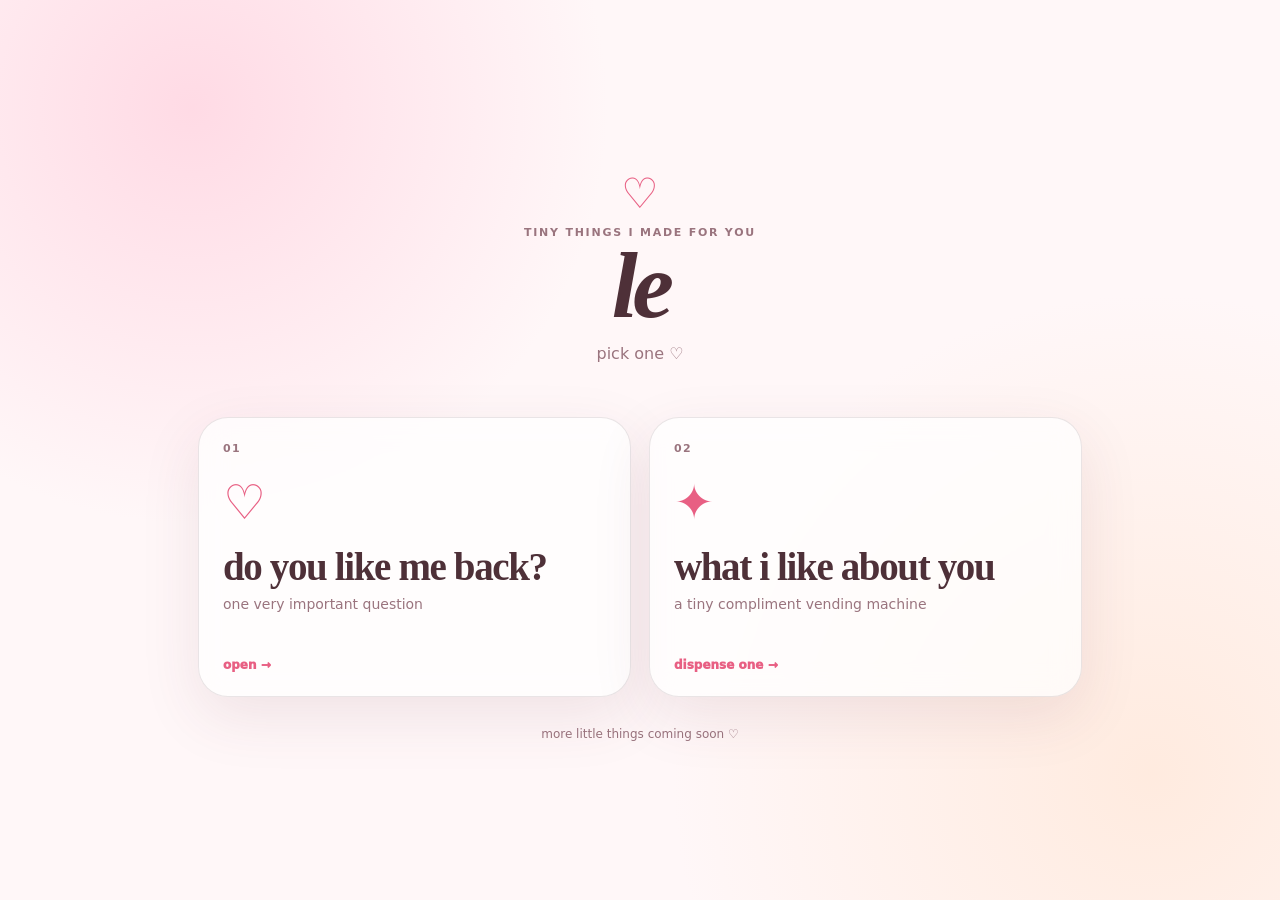
<file: index.html>
<!doctype html>
<html lang="en">
<head>
  <meta charset="utf-8" />
  <meta name="viewport" content="width=device-width, initial-scale=1, viewport-fit=cover" />
  <meta name="theme-color" content="#fff7f8" />
  <meta name="description" content="A tiny collection of things made for you." />
  <title>le ♡</title>
  <link rel="stylesheet" href="style.css" />
</head>
<body>
  <main class="home">
    <header class="intro">
      <span class="heart" aria-hidden="true">♡</span>
      <p class="eyebrow">tiny things i made for you</p>
      <h1>le</h1>
      <p class="sub">pick one ♡</p>
    </header>

    <nav class="projects" aria-label="Little sites">
      <a class="project" href="like-me/">
        <span class="number">01</span>
        <span class="icon" aria-hidden="true">♡</span>
        <strong>do you like me back?</strong>
        <span>one very important question</span>
        <span class="open">open →</span>
      </a>

      <a class="project" href="what-i-like-about-you/">
        <span class="number">02</span>
        <span class="icon" aria-hidden="true">✦</span>
        <strong>what i like about you</strong>
        <span>a tiny compliment vending machine</span>
        <span class="open">dispense one →</span>
      </a>
    </nav>

    <footer>more little things coming soon ♡</footer>
  </main>
</body>
</html>
</file>
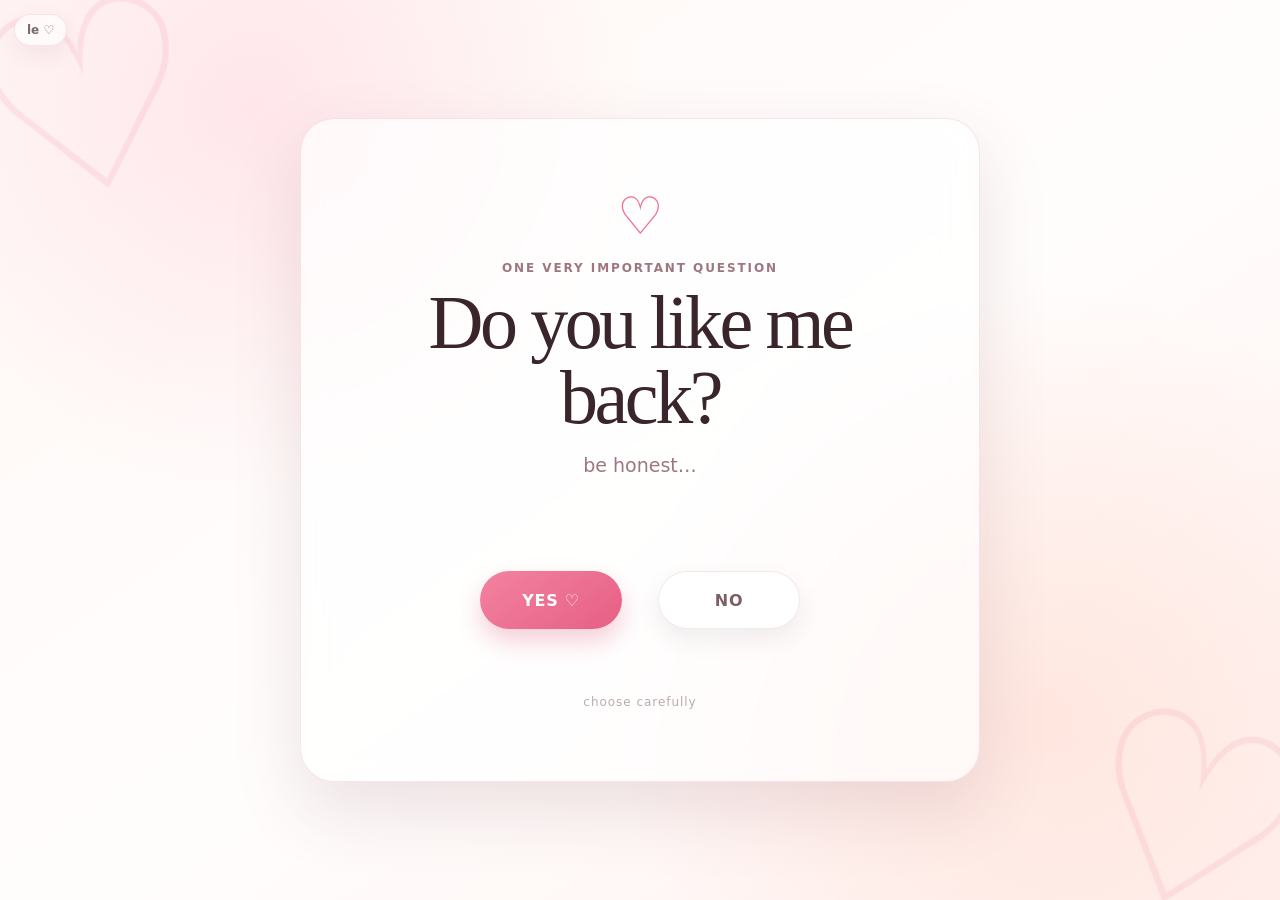
<file: do-you-like-me-back/index.html>
<!doctype html>
<html lang="en">
<head>
  <meta charset="utf-8" />
  <meta name="viewport" content="width=device-width, initial-scale=1, viewport-fit=cover" />
  <meta name="theme-color" content="#fff8f6" />
  <meta name="description" content="A tiny question with one obviously correct answer." />
  <title>Do you like me back? ♡</title>
  <link rel="stylesheet" href="style.css" />
</head>
<body>
  <a class="home-link" href="../" aria-label="Back to le home">le ♡</a>
  <main class="page" id="page">
    <section class="card" id="questionCard" aria-labelledby="questionTitle">
      <div class="tiny-heart" aria-hidden="true">♡</div>
      <p class="eyebrow">one very important question</p>
      <h1 id="questionTitle">Do you like me back?</h1>
      <p class="caption" id="caption" aria-live="polite">be honest…</p>

      <div class="playground" id="playground" aria-label="Answer choices">
        <button class="answer yes" id="yesButton" type="button">YES ♡</button>
        <button class="answer no" id="noButton" type="button">NO</button>
      </div>

      <p class="hint" id="hint">choose carefully</p>
    </section>

    <section class="ending" id="ending" aria-hidden="true">
      <div class="pulse-heart" id="pulseHeart" aria-hidden="true">♥</div>
      <div class="ending-copy">
        <h2 id="endingTitle">I KNEW IT ♡</h2>
        <p>I like you too.</p>
        <p class="a-lot">Like… a lot.</p>
        <button class="come-here" id="comeHereButton" type="button">come here 🫶</button>
      </div>
    </section>

    <div class="hearts-layer" id="heartsLayer" aria-hidden="true"></div>
  </main>

  <script src="script.js"></script>
</body>
</html>
</file>
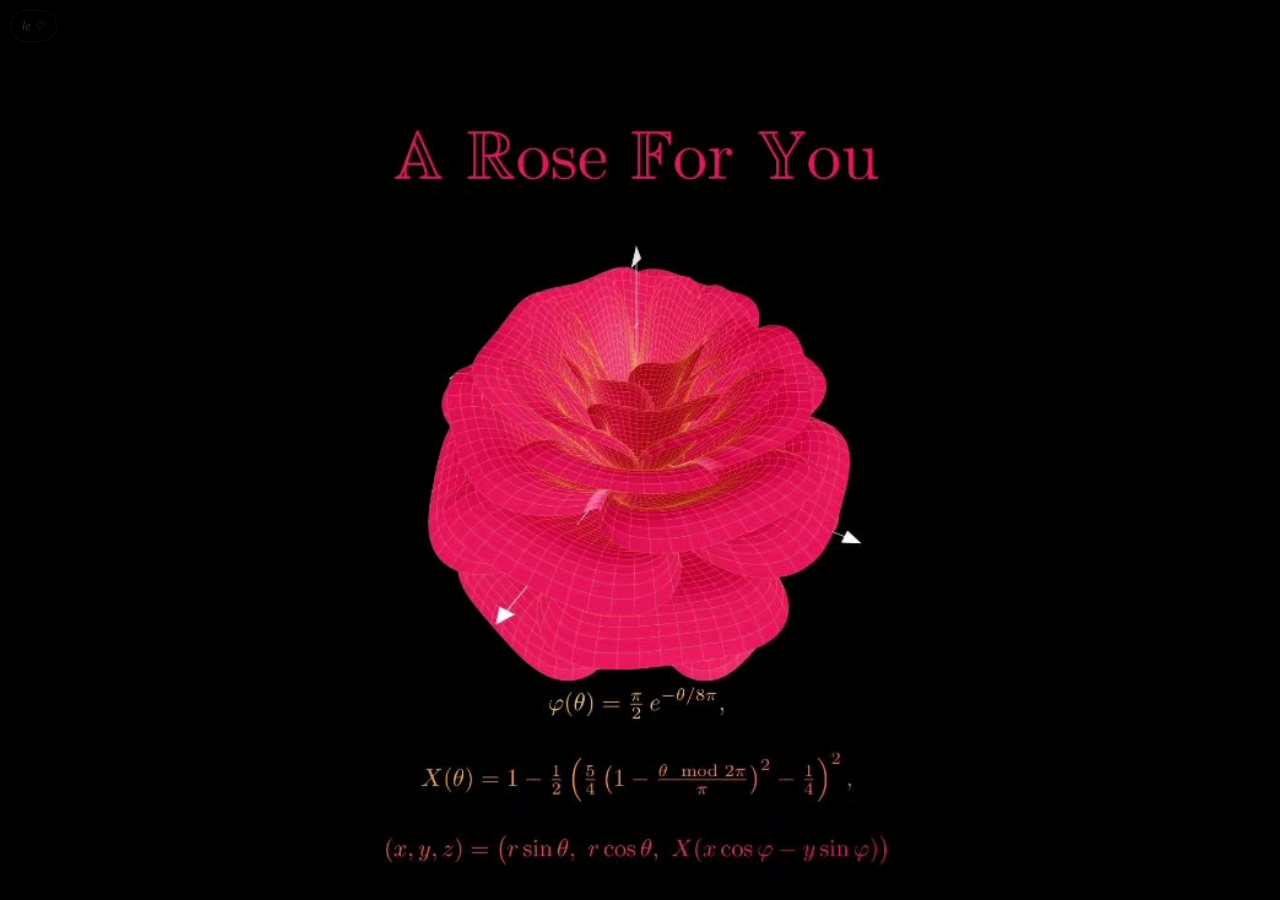
<file: rose/index.html>
<!doctype html>
<html lang="en">
<head>
  <meta charset="utf-8" />
  <meta name="viewport" content="width=device-width, initial-scale=1, viewport-fit=cover" />
  <meta name="theme-color" content="#000000" />
  <meta name="description" content="A rose for you." />
  <title>a rose for you ♡</title>
  <link rel="stylesheet" href="./style.css" />
</head>
<body>
  <a class="home-link" href="../" aria-label="Back to le home">le ♡</a>
  <main class="reel-stage">
    <img class="poster-fallback" src="./poster.jpg" alt="" aria-hidden="true" />
    <video class="rose-video" autoplay muted loop playsinline webkit-playsinline preload="auto" poster="./poster.jpg" disablepictureinpicture aria-label="A slowly rotating pink rose animation">
      <source src="./rose-vis.mp4" type="video/mp4" />
    </video>
  </main>
</body>
</html>
</file>
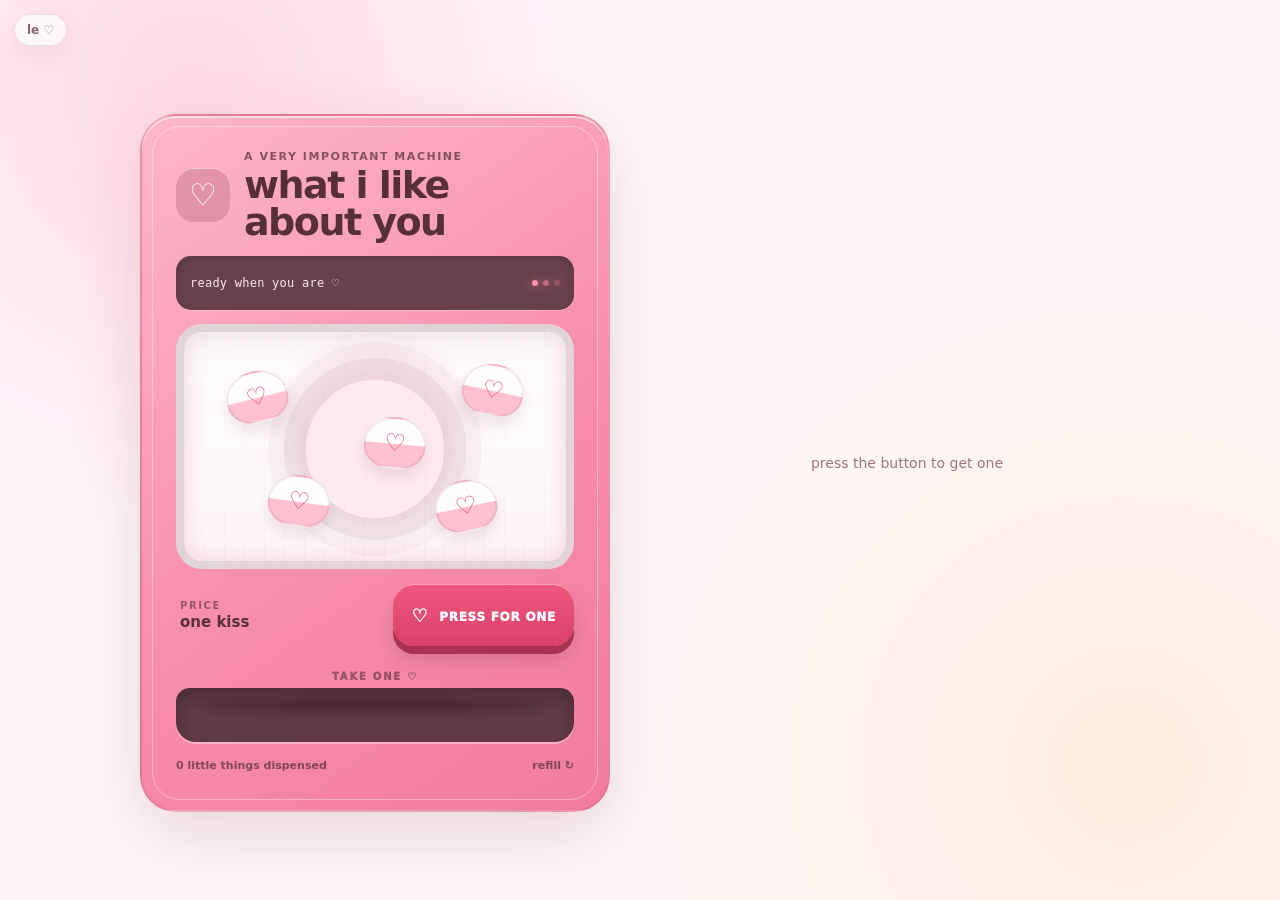
<file: what-i-like-about-you/index.html>
<!doctype html>
<html lang="en">
<head>
  <meta charset="utf-8" />
  <meta name="viewport" content="width=device-width, initial-scale=1, viewport-fit=cover" />
  <meta name="theme-color" content="#fff4f7" />
  <meta name="description" content="A tiny vending machine full of things I like about you." />
  <title>What I Like About You ♡</title>
  <link rel="stylesheet" href="style.css" />
</head>
<body>
  <a class="home-link" href="../" aria-label="Back to le home">le ♡</a>
  <main class="page-shell">
    <section class="machine" aria-labelledby="page-title">
      <header class="machine-top">
        <div class="brand-mark" aria-hidden="true">♡</div>
        <div>
          <p class="eyebrow">a very important machine</p>
          <h1 id="page-title">what i like about you</h1>
        </div>
      </header>

      <div class="display-panel" aria-live="polite">
        <div class="display-dots" aria-hidden="true"><span></span><span></span><span></span></div>
        <p id="displayText">ready when you are ♡</p>
      </div>

      <div class="window" aria-hidden="true">
        <div class="window-glow"></div>
        <div class="capsule capsule-one">♡</div>
        <div class="capsule capsule-two">♡</div>
        <div class="capsule capsule-three">♡</div>
        <div class="capsule capsule-four">♡</div>
        <div class="capsule capsule-five">♡</div>
        <div class="spiral"></div>
      </div>

      <div class="controls">
        <div class="price-tag">
          <span>PRICE</span>
          <strong>one kiss</strong>
        </div>

        <button class="vend-button" id="vendButton" type="button">
          <span class="vend-button-shine" aria-hidden="true"></span>
          <span class="vend-button-heart" aria-hidden="true">♡</span>
          <span>PRESS FOR ONE</span>
        </button>
      </div>

      <div class="slot-wrap">
        <div class="slot-label">TAKE ONE ♡</div>
        <div class="slot" id="slot">
          <div class="slot-shadow"></div>
        </div>
      </div>

      <div class="counter-row">
        <p><span id="dispensedCount">0</span> little things dispensed</p>
        <button class="tiny-button" id="resetButton" type="button" title="Start the rotation over">refill ↻</button>
      </div>
    </section>

    <section class="card-stage" id="cardStage" aria-live="polite" aria-atomic="true">
      <article class="compliment-card" id="complimentCard" hidden>
        <div class="card-sticker" id="cardSticker">♡</div>
        <p class="card-kicker" id="cardKicker">TODAY'S PULL</p>
        <p class="card-copy" id="cardCopy"></p>
      </article>
      <p class="tap-hint" id="tapHint">press the button to get one</p>
    </section>
  </main>

  <div class="heart-layer" id="heartLayer" aria-hidden="true"></div>
  <div class="fx-layer" id="fxLayer" aria-hidden="true"></div>
  <script src="compliments.js"></script>
  <script src="script.js"></script>
</body>
</html>
</file>
<file: style.css>
:root {
  --bg: #fff7f8;
  --ink: #4e3038;
  --muted: #9a747e;
  --pink: #e85f83;
  --line: rgba(78,48,56,.12);
}
* { box-sizing: border-box; }
html { min-height: 100%; background: var(--bg); }
body {
  margin: 0;
  min-height: 100svh;
  color: var(--ink);
  font-family: ui-rounded, "SF Pro Rounded", "Segoe UI", system-ui, -apple-system, sans-serif;
  background:
    radial-gradient(circle at 15% 12%, rgba(255,205,220,.68), transparent 26rem),
    radial-gradient(circle at 90% 86%, rgba(255,226,205,.58), transparent 30rem),
    var(--bg);
}
.home {
  width: min(920px, 100%);
  min-height: 100svh;
  margin: 0 auto;
  padding: max(42px, env(safe-area-inset-top)) max(18px, env(safe-area-inset-right)) max(32px, env(safe-area-inset-bottom)) max(18px, env(safe-area-inset-left));
  display: flex;
  flex-direction: column;
  justify-content: center;
}
.intro { text-align: center; margin-bottom: clamp(28px, 6vw, 54px); }
.heart { display: block; color: var(--pink); font-family: Georgia, serif; font-size: 42px; animation: bob 2.8s ease-in-out infinite; }
.eyebrow { margin: 8px 0 4px; color: var(--muted); font-size: 11px; font-weight: 900; letter-spacing: .16em; text-transform: uppercase; }
h1 { margin: 0; font-family: Georgia, serif; font-style: italic; font-size: clamp(58px, 11vw, 94px); line-height: .9; letter-spacing: -.06em; }
.sub { margin: 16px 0 0; color: var(--muted); }
.projects { display: grid; grid-template-columns: repeat(2, minmax(0, 1fr)); gap: 18px; }
.project {
  min-height: 280px;
  padding: 24px;
  display: flex;
  flex-direction: column;
  border: 1px solid var(--line);
  border-radius: 30px;
  background: rgba(255,255,255,.72);
  box-shadow: 0 20px 60px rgba(112,46,66,.1);
  color: inherit;
  text-decoration: none;
  backdrop-filter: blur(14px);
  transition: transform .22s ease, box-shadow .22s ease, border-color .22s ease;
}
.project:hover { transform: translateY(-5px) rotate(-.3deg); box-shadow: 0 28px 72px rgba(112,46,66,.14); border-color: rgba(232,95,131,.28); }
.project:nth-child(2):hover { transform: translateY(-5px) rotate(.3deg); }
.number { color: var(--muted); font-size: 11px; font-weight: 900; letter-spacing: .12em; }
.icon { margin: 24px 0 20px; color: var(--pink); font-family: Georgia, serif; font-size: 48px; line-height: 1; }
.project strong { font-family: Georgia, serif; font-size: clamp(28px, 4vw, 39px); line-height: 1; letter-spacing: -.035em; }
.project strong + span { margin-top: 10px; color: var(--muted); font-size: 14px; }
.open { margin-top: auto; padding-top: 28px; color: var(--pink); font-size: 12px; font-weight: 950; }
footer { margin-top: 30px; text-align: center; color: var(--muted); font-size: 12px; }
@keyframes bob { 0%,100% { transform: translateY(0); } 50% { transform: translateY(-5px); } }
@media (max-width: 650px) {
  .home { justify-content: flex-start; padding-top: max(42px, env(safe-area-inset-top)); }
  .projects { grid-template-columns: 1fr; }
  .project { min-height: 230px; }
}
@media (prefers-reduced-motion: reduce) { *, *::before, *::after { animation-duration: .01ms !important; transition-duration: .01ms !important; } }
</file>
<file: do-you-like-me-back/style.css>
:root {
  --paper: #fff8f6;
  --paper-2: #fff1f0;
  --ink: #3a252a;
  --muted: #9d777f;
  --pink: #ef6f91;
  --pink-deep: #d94d73;
  --pink-soft: #ffd8e2;
  --shadow: 0 28px 70px rgba(120, 65, 80, .14);
  --radius: 34px;
}

* { box-sizing: border-box; }

html, body { min-height: 100%; }

body {
  margin: 0;
  overflow: hidden;
  color: var(--ink);
  font-family: ui-rounded, "SF Pro Rounded", "Segoe UI", system-ui, -apple-system, sans-serif;
  background:
    radial-gradient(circle at 20% 12%, rgba(255, 218, 227, .62), transparent 30%),
    radial-gradient(circle at 82% 80%, rgba(255, 224, 214, .7), transparent 34%),
    linear-gradient(145deg, var(--paper), #fffdfc 54%, var(--paper-2));
  -webkit-tap-highlight-color: transparent;
}

button { font: inherit; }

.page {
  position: relative;
  min-height: 100svh;
  width: 100%;
  display: grid;
  place-items: center;
  padding: max(24px, env(safe-area-inset-top)) max(18px, env(safe-area-inset-right)) max(24px, env(safe-area-inset-bottom)) max(18px, env(safe-area-inset-left));
  isolation: isolate;
}

.page::before,
.page::after {
  content: "♡";
  position: fixed;
  z-index: -1;
  color: rgba(228, 106, 139, .12);
  font-size: clamp(110px, 20vw, 280px);
  line-height: 1;
  pointer-events: none;
}

.page::before { top: -3vh; left: -2vw; transform: rotate(-13deg); }
.page::after { right: -2vw; bottom: -5vh; transform: rotate(18deg); }

.card {
  width: min(680px, 100%);
  min-height: min(620px, calc(100svh - 48px));
  display: flex;
  flex-direction: column;
  align-items: center;
  justify-content: center;
  padding: clamp(34px, 7vw, 72px) clamp(22px, 6vw, 60px);
  text-align: center;
  background: rgba(255, 255, 255, .69);
  border: 1px solid rgba(226, 151, 170, .26);
  border-radius: var(--radius);
  box-shadow: var(--shadow);
  backdrop-filter: blur(16px);
  transition: opacity .55s ease, transform .55s ease, filter .55s ease;
}

.card.goodbye {
  opacity: 0;
  transform: scale(.95);
  filter: blur(12px);
  pointer-events: none;
}

.tiny-heart {
  font-family: Georgia, serif;
  font-size: 52px;
  color: var(--pink);
  line-height: 1;
  animation: floatHeart 2.8s ease-in-out infinite;
}

.eyebrow {
  margin: 18px 0 10px;
  color: var(--muted);
  font-size: 12px;
  letter-spacing: .16em;
  text-transform: uppercase;
  font-weight: 800;
}

h1 {
  margin: 0;
  max-width: 600px;
  font-family: Georgia, "Times New Roman", serif;
  font-weight: 500;
  font-size: clamp(42px, 8vw, 76px);
  line-height: .98;
  letter-spacing: -.045em;
}

.caption {
  min-height: 1.5em;
  margin: 20px 0 0;
  color: var(--muted);
  font-size: clamp(16px, 2.5vw, 19px);
  transition: transform .2s ease, color .2s ease;
}

.caption.bump {
  transform: scale(1.06) rotate(-1deg);
  color: var(--pink-deep);
}

.playground {
  position: relative;
  width: min(100%, 520px);
  height: 180px;
  margin-top: 30px;
  touch-action: none;
}

.answer {
  position: absolute;
  top: 58px;
  min-width: 142px;
  height: 58px;
  padding: 0 28px;
  border: 0;
  border-radius: 999px;
  font-weight: 900;
  letter-spacing: .045em;
  cursor: pointer;
  user-select: none;
  will-change: transform, left, top;
  transition: box-shadow .18s ease, background .18s ease, color .18s ease;
}

.yes {
  left: calc(50% - 160px);
  color: white;
  background: linear-gradient(145deg, #f382a0, #e65f84);
  box-shadow: 0 12px 25px rgba(218, 77, 115, .27);
  z-index: 3;
}

.yes:hover,
.yes:focus-visible {
  box-shadow: 0 15px 34px rgba(218, 77, 115, .38);
}

.no {
  left: calc(50% + 18px);
  color: #7d5f66;
  background: #fff;
  box-shadow: 0 10px 24px rgba(70, 40, 48, .08);
  border: 1px solid rgba(125, 95, 102, .12);
  z-index: 2;
}

.answer:focus-visible,
.come-here:focus-visible {
  outline: 4px solid rgba(239, 111, 145, .24);
  outline-offset: 4px;
}

.hint {
  margin: 2px 0 0;
  color: rgba(99, 70, 77, .45);
  font-size: 12px;
  letter-spacing: .08em;
}

.ending {
  position: absolute;
  inset: 0;
  display: grid;
  place-items: center;
  padding: 24px;
  opacity: 0;
  pointer-events: none;
  text-align: center;
  transform: scale(.98);
  transition: opacity .7s ease .15s, transform .7s cubic-bezier(.2,.8,.2,1) .15s;
}

.ending.show {
  opacity: 1;
  transform: scale(1);
  pointer-events: auto;
}

.ending-copy { position: relative; z-index: 3; }

.pulse-heart {
  position: absolute;
  color: rgba(239, 111, 145, .12);
  font-size: clamp(260px, 48vw, 600px);
  line-height: 1;
  opacity: 0;
  transform: scale(.15);
}

.ending.show .pulse-heart {
  animation: heartArrival 1.45s cubic-bezier(.16,.8,.25,1) .05s forwards,
             slowPulse 1.9s ease-in-out 1.5s infinite;
}

.ending h2 {
  margin: 0;
  font-family: Georgia, "Times New Roman", serif;
  font-size: clamp(54px, 11vw, 112px);
  line-height: .92;
  letter-spacing: -.055em;
  font-weight: 500;
}

.ending p {
  margin: 20px 0 0;
  font-size: clamp(21px, 4vw, 30px);
}

.ending .a-lot {
  margin-top: 4px;
  color: var(--pink-deep);
  font-family: Georgia, serif;
  font-style: italic;
}

.come-here {
  margin-top: 36px;
  border: 0;
  border-radius: 999px;
  padding: 15px 24px;
  background: rgba(255,255,255,.8);
  color: var(--ink);
  box-shadow: 0 10px 30px rgba(126, 74, 88, .13);
  cursor: pointer;
  font-weight: 800;
}

.hearts-layer {
  position: fixed;
  inset: 0;
  overflow: hidden;
  pointer-events: none;
  z-index: 10;
}

.particle-heart {
  position: absolute;
  left: 50%;
  top: 50%;
  line-height: 1;
  opacity: 0;
  will-change: transform, opacity;
  animation: burst var(--duration) cubic-bezier(.12,.72,.25,1) forwards;
}

@keyframes floatHeart {
  0%,100% { transform: translateY(0) rotate(-3deg); }
  50% { transform: translateY(-7px) rotate(3deg); }
}

@keyframes heartArrival {
  0% { opacity: 0; transform: scale(.15); }
  38% { opacity: .95; transform: scale(1.08); }
  60% { opacity: .7; transform: scale(.94); }
  100% { opacity: 1; transform: scale(1); }
}

@keyframes slowPulse {
  0%,100% { transform: scale(1); }
  50% { transform: scale(1.035); }
}

@keyframes burst {
  0% {
    opacity: 0;
    transform: translate(-50%, -50%) scale(.4) rotate(0deg);
  }
  10% { opacity: 1; }
  100% {
    opacity: 0;
    transform: translate(calc(-50% + var(--x)), calc(-50% + var(--y))) scale(var(--scale)) rotate(var(--rot));
  }
}

@media (max-width: 640px) {
  .page { padding: 12px; }

  .card {
    min-height: calc(100svh - 24px);
    border-radius: 28px;
    padding: 34px 18px 26px;
  }

  .eyebrow { margin-top: 12px; }

  .playground {
    width: 100%;
    height: min(34vh, 240px);
    min-height: 190px;
    margin-top: 20px;
  }

  .answer {
    min-width: 126px;
    height: 56px;
    padding-inline: 22px;
  }

  .yes {
    top: 40px;
    left: calc(50% - 132px);
  }

  .no {
    top: 118px;
    left: calc(50% + 6px);
  }

  .hint { margin-top: 0; }
}

@media (max-width: 360px) {
  h1 { font-size: 39px; }
  .answer { min-width: 116px; padding-inline: 18px; }
  .yes { left: calc(50% - 120px); }
  .no { left: calc(50% + 4px); }
}

@media (prefers-reduced-motion: reduce) {
  *, *::before, *::after {
    animation-duration: .001ms !important;
    animation-iteration-count: 1 !important;
    scroll-behavior: auto !important;
  }
}


.home-link {
  position: fixed;
  top: max(14px, env(safe-area-inset-top));
  left: max(14px, env(safe-area-inset-left));
  z-index: 30;
  padding: 8px 12px;
  border: 1px solid rgba(226,151,170,.24);
  border-radius: 999px;
  color: rgba(58,37,42,.68);
  background: rgba(255,255,255,.72);
  box-shadow: 0 8px 22px rgba(120,65,80,.08);
  backdrop-filter: blur(10px);
  text-decoration: none;
  font-size: 12px;
  font-weight: 900;
}
.home-link:hover { color: var(--ink); transform: translateY(-1px); }
</file>
<file: rose/style.css>
* { box-sizing: border-box; }
html, body { margin: 0; width: 100%; min-height: 100%; background: #000; }
body { min-height: 100svh; overflow: hidden; display: grid; place-items: center; background: #000; }
.reel-stage { position: relative; width: min(100vw, calc(100svh * 216 / 367)); height: min(100svh, calc(100vw * 367 / 216)); max-width: 590px; max-height: 100svh; overflow: hidden; background: #000; }
.poster-fallback, .rose-video { position: absolute; inset: 0; width: 100%; height: 100%; object-fit: contain; }
.poster-fallback { z-index: 0; display: block; background: #000; }
.rose-video { z-index: 1; display: block; background: transparent; }
.home-link { position: fixed; z-index: 20; top: max(10px, env(safe-area-inset-top)); left: max(10px, env(safe-area-inset-left)); height: 32px; padding: 0 11px; display: grid; place-items: center; border: 1px solid rgba(255,255,255,.10); border-radius: 999px; background: rgba(0,0,0,.42); color: rgba(255,255,255,.46); text-decoration: none; font-family: Georgia, "Times New Roman", serif; font-size: 12px; font-style: italic; backdrop-filter: blur(10px); opacity: .42; }
.home-link:hover, .home-link:focus-visible { opacity: 1; color: #fff; border-color: rgba(255,25,112,.55); }
@media (max-width: 520px) { .reel-stage { width: 100vw; height: 100svh; max-width: none; } }
</file>
<file: what-i-like-about-you/style.css>
:root {
  --bg: #fff7f8;
  --ink: #562f39;
  --muted: #9e7580;
  --pink: #f26f91;
  --pink-dark: #d94d73;
  --pink-soft: #ffd7e2;
  --cream: #fffdf7;
  --red: #e24e6c;
  --line: rgba(86, 47, 57, 0.14);
  --shadow: 0 24px 70px rgba(112, 46, 66, 0.16);
}

* { box-sizing: border-box; }

html { min-height: 100%; background: var(--bg); }

body {
  margin: 0;
  min-height: 100svh;
  font-family: ui-rounded, "SF Pro Rounded", "Segoe UI", system-ui, -apple-system, sans-serif;
  color: var(--ink);
  background:
    radial-gradient(circle at 15% 10%, rgba(255, 206, 221, .72), transparent 28rem),
    radial-gradient(circle at 88% 85%, rgba(255, 227, 197, .52), transparent 30rem),
    var(--bg);
  overflow-x: hidden;
}

button { font: inherit; }

.page-shell {
  width: min(1080px, 100%);
  min-height: 100svh;
  margin: 0 auto;
  padding: clamp(22px, 5vw, 58px) clamp(16px, 4vw, 40px) calc(32px + env(safe-area-inset-bottom));
  display: grid;
  grid-template-columns: minmax(300px, 470px) minmax(260px, 1fr);
  gap: clamp(28px, 5vw, 72px);
  align-items: center;
}

.machine {
  position: relative;
  border: 2px solid rgba(86, 47, 57, .1);
  border-radius: 36px;
  background: linear-gradient(145deg, #ffb7ca, #f88dac 55%, #f17b9e);
  padding: clamp(20px, 4vw, 34px);
  box-shadow: var(--shadow), inset 0 2px 0 rgba(255,255,255,.55);
  overflow: hidden;
}

.machine::after {
  content: "";
  position: absolute;
  inset: 10px;
  pointer-events: none;
  border: 1px solid rgba(255,255,255,.38);
  border-radius: 28px;
}

.machine-top {
  position: relative;
  z-index: 1;
  display: flex;
  align-items: center;
  gap: 14px;
  margin-bottom: 16px;
}

.brand-mark {
  width: 54px;
  aspect-ratio: 1;
  flex: 0 0 auto;
  border-radius: 18px;
  display: grid;
  place-items: center;
  color: #fff;
  font-size: 31px;
  background: rgba(116, 38, 63, .2);
  box-shadow: inset 0 1px 0 rgba(255,255,255,.5);
}

.eyebrow {
  margin: 0 0 4px;
  color: rgba(86, 47, 57, .72);
  font-size: 11px;
  font-weight: 900;
  letter-spacing: .14em;
  text-transform: uppercase;
}

h1 {
  margin: 0;
  max-width: 300px;
  font-size: clamp(25px, 4vw, 38px);
  line-height: .97;
  letter-spacing: -.04em;
}

.display-panel {
  position: relative;
  z-index: 1;
  display: flex;
  align-items: center;
  justify-content: space-between;
  gap: 12px;
  min-height: 54px;
  padding: 10px 14px;
  margin-bottom: 14px;
  border-radius: 15px;
  color: #ffe9ef;
  background: #69414c;
  box-shadow: inset 0 3px 10px rgba(0,0,0,.17), 0 1px 0 rgba(255,255,255,.3);
}

.display-panel p {
  margin: 0;
  font-family: ui-monospace, SFMono-Regular, Menlo, Consolas, monospace;
  font-size: 12px;
  letter-spacing: .02em;
}

.display-dots { display: flex; gap: 5px; order: 2; }
.display-dots span { width: 6px; height: 6px; border-radius: 50%; background: #ff8dac; box-shadow: 0 0 8px rgba(255,141,172,.65); }
.display-dots span:nth-child(2) { opacity: .55; }
.display-dots span:nth-child(3) { opacity: .28; }

.window {
  position: relative;
  z-index: 1;
  height: 245px;
  overflow: hidden;
  border: 8px solid rgba(91, 46, 60, .18);
  border-radius: 26px;
  background:
    linear-gradient(rgba(255,255,255,.62), rgba(255,255,255,.3)),
    repeating-linear-gradient(90deg, rgba(120,52,75,.04) 0 1px, transparent 1px 20px),
    #fff3f6;
  box-shadow: inset 0 10px 28px rgba(92, 36, 55, .08), inset 0 -8px 20px rgba(239, 104, 143, .12);
}

.window-glow {
  position: absolute;
  width: 180px;
  height: 180px;
  border-radius: 50%;
  left: 50%; top: 45%;
  translate: -50% -50%;
  background: rgba(255, 192, 210, .25);
  filter: blur(12px);
}

.spiral {
  position: absolute;
  left: 50%; top: 51%;
  width: 150px; height: 150px;
  translate: -50% -50%;
  border: 6px solid rgba(106, 56, 71, .12);
  border-radius: 50%;
  box-shadow: 0 0 0 16px rgba(106, 56, 71, .07), 0 0 0 32px rgba(106, 56, 71, .04);
}

.capsule {
  position: absolute;
  z-index: 2;
  width: 62px; height: 52px;
  display: grid;
  place-items: center;
  border: 2px solid rgba(105, 56, 71, .1);
  border-radius: 50% 50% 44% 44%;
  font-size: 24px;
  color: var(--red);
  background: linear-gradient(#fffdfd 0 52%, #ffc0d1 52%);
  box-shadow: 0 9px 13px rgba(95, 42, 59, .1);
}

.capsule-one { left: 11%; top: 17%; rotate: -14deg; }
.capsule-two { right: 11%; top: 14%; rotate: 12deg; }
.capsule-three { left: 22%; bottom: 15%; rotate: 8deg; }
.capsule-four { right: 18%; bottom: 13%; rotate: -12deg; }
.capsule-five { left: 47%; top: 37%; rotate: 5deg; }

.window.vending .capsule { animation: jiggle .52s cubic-bezier(.2,.8,.2,1); }
.window.vending .capsule-two, .window.vending .capsule-four { animation-delay: .04s; }

.controls {
  position: relative;
  z-index: 1;
  margin-top: 15px;
  display: grid;
  grid-template-columns: 1fr auto;
  align-items: center;
  gap: 15px;
}

.price-tag {
  display: flex;
  flex-direction: column;
  gap: 2px;
  padding-left: 4px;
}
.price-tag span { font-size: 10px; font-weight: 900; letter-spacing: .16em; opacity: .6; }
.price-tag strong { font-size: 15px; }

.vend-button {
  position: relative;
  overflow: hidden;
  min-width: 174px;
  min-height: 62px;
  padding: 0 18px;
  border: 0;
  border-radius: 21px;
  color: white;
  background: linear-gradient(180deg, #ef587e, #d94069);
  box-shadow: 0 8px 0 #a83252, 0 14px 22px rgba(89, 34, 51, .18), inset 0 1px 0 rgba(255,255,255,.45);
  cursor: pointer;
  font-size: 12px;
  font-weight: 950;
  letter-spacing: .06em;
  transition: transform .16s ease, box-shadow .16s ease;
  touch-action: manipulation;
}
.vend-button-heart { margin-right: 6px; font-size: 18px; vertical-align: -1px; }
.vend-button-shine { position:absolute; inset:0; background: linear-gradient(110deg, transparent 20%, rgba(255,255,255,.3) 45%, transparent 67%); translate: -120% 0; }
.vend-button:hover { transform: translateY(-2px); box-shadow: 0 10px 0 #a83252, 0 17px 25px rgba(89,34,51,.2), inset 0 1px 0 rgba(255,255,255,.45); }
.vend-button:active, .vend-button.is-pressed { transform: translateY(6px); box-shadow: 0 2px 0 #a83252, 0 8px 12px rgba(89,34,51,.17); }
.vend-button.dispensing .vend-button-shine { animation: shine .75s ease; }
.vend-button:focus-visible, .tiny-button:focus-visible { outline: 3px solid #fff; outline-offset: 3px; }

.slot-wrap { position: relative; z-index: 1; margin-top: 25px; }
.slot-label { margin-bottom: 6px; text-align: center; font-size: 10px; font-weight: 950; letter-spacing: .18em; opacity: .6; }
.slot {
  height: 54px;
  border-radius: 14px 14px 20px 20px;
  background: #623b46;
  box-shadow: inset 0 9px 18px rgba(0,0,0,.25), 0 2px 0 rgba(255,255,255,.35);
  overflow: hidden;
}
.slot-shadow { height: 14px; margin: 12px 28px 0; border-radius: 50%; background: rgba(0,0,0,.22); filter: blur(5px); }

.counter-row {
  position: relative;
  z-index: 1;
  margin-top: 13px;
  display: flex;
  align-items: center;
  justify-content: space-between;
  gap: 12px;
  color: rgba(86,47,57,.72);
  font-size: 11px;
  font-weight: 800;
}
.counter-row p { margin: 0; }
.tiny-button { border: 0; padding: 4px 0; color: rgba(86,47,57,.72); background: none; cursor: pointer; font-size: 11px; font-weight: 900; }
.tiny-button:hover { color: var(--ink); }

.card-stage {
  min-height: 430px;
  display: grid;
  place-items: center;
  position: relative;
}

.tap-hint { color: var(--muted); font-size: 14px; text-align: center; }

.compliment-card {
  width: min(390px, 100%);
  min-height: 290px;
  padding: 31px 30px 24px;
  border: 1px solid var(--line);
  border-radius: 26px;
  background:
    linear-gradient(transparent 95%, rgba(226,78,108,.055) 95%) 0 0 / 100% 29px,
    var(--cream);
  box-shadow: 0 24px 70px rgba(112,46,66,.13), 0 2px 0 #fff inset;
  position: relative;
  transform-origin: center;
}

.compliment-card::before {
  content: "";
  position: absolute;
  inset: 9px;
  border: 1px dashed rgba(226,78,108,.17);
  border-radius: 20px;
  pointer-events: none;
}

.compliment-card.dispense-in { animation: dispenseCard .78s cubic-bezier(.2,.95,.25,1.08) both; }
.compliment-card.swap { animation: cardSwap .46s ease both; }
.compliment-card.rare { background: radial-gradient(circle at 80% 10%, rgba(255,214,128,.32), transparent 10rem), linear-gradient(transparent 95%, rgba(226,78,108,.055) 95%) 0 0 / 100% 29px, #fffaf0; }

.card-sticker {
  position: absolute;
  right: 24px; top: 23px;
  width: 46px; height: 46px;
  display: grid; place-items: center;
  border-radius: 50%;
  rotate: 8deg;
  color: #fff;
  background: var(--pink);
  box-shadow: 0 5px 13px rgba(115,51,69,.17);
  font-size: 24px;
}
.rare .card-sticker { background: #e3a73a; }

.card-kicker { margin: 3px 70px 37px 0; color: var(--pink-dark); font-size: 11px; font-weight: 950; letter-spacing: .16em; }
.card-copy { margin: 0; font-family: Georgia, "Times New Roman", serif; font-size: clamp(28px, 4vw, 40px); line-height: 1.12; letter-spacing: -.035em; }

.heart-layer { position: fixed; inset: 0; pointer-events: none; overflow: hidden; z-index: 20; }
.float-heart { position: absolute; left: var(--x); top: var(--y); font-size: var(--size); color: var(--pink); opacity: 0; animation: floatHeart var(--duration) ease-out forwards; }

@keyframes jiggle {
  0%,100% { translate: 0 0; }
  24% { translate: 0 -8px; rotate: -7deg; }
  48% { translate: 4px 2px; rotate: 6deg; }
  70% { translate: -3px -2px; }
}
@keyframes shine { from { translate: -120% 0; } to { translate: 130% 0; } }
@keyframes dispenseCard {
  0% { opacity: 0; transform: translate(-42vw,-17vh) rotate(-12deg) scale(.62); filter: blur(2px); }
  62% { opacity: 1; transform: translate(0,8px) rotate(1.5deg) scale(1.02); filter: blur(0); }
  100% { opacity: 1; transform: translate(0,0) rotate(-.4deg) scale(1); }
}
@keyframes cardSwap {
  0% { opacity: .25; transform: translateY(-7px) rotate(-1.4deg) scale(.97); }
  100% { opacity: 1; transform: translateY(0) rotate(.3deg) scale(1); }
}
@keyframes floatHeart {
  0% { opacity: 0; transform: translate(-50%,-20%) scale(.65) rotate(0); }
  18% { opacity: .9; }
  100% { opacity: 0; transform: translate(calc(-50% + var(--drift)), -180px) scale(1.2) rotate(var(--spin)); }
}

@media (max-width: 790px) {
  .page-shell { grid-template-columns: 1fr; align-items: start; gap: 28px; }
  .machine { width: min(500px, 100%); margin: 0 auto; }
  .card-stage { min-height: 320px; padding: 0 3px; }
  .compliment-card { min-height: 265px; }
  .compliment-card.dispense-in { animation-name: dispenseCardMobile; }
  @keyframes dispenseCardMobile {
    0% { opacity: 0; transform: translateY(-120px) rotate(-7deg) scale(.78); }
    68% { opacity: 1; transform: translateY(8px) rotate(1.5deg) scale(1.02); }
    100% { opacity: 1; transform: translateY(0) rotate(-.4deg) scale(1); }
  }
}

@media (max-width: 430px) {
  .page-shell { padding-left: 12px; padding-right: 12px; }
  .machine { border-radius: 29px; padding: 18px 16px 21px; }
  .window { height: 218px; }
  .controls { grid-template-columns: 1fr; }
  .price-tag { align-items: center; padding: 0; }
  .vend-button { width: 100%; }
  .card-stage { min-height: 300px; }
  .compliment-card { padding: 28px 23px 22px; border-radius: 23px; }
  .card-kicker { margin-bottom: 31px; }
}

@media (prefers-reduced-motion: reduce) {
  *, *::before, *::after { animation-duration: .01ms !important; animation-iteration-count: 1 !important; scroll-behavior: auto !important; transition-duration: .01ms !important; }
}


.home-link {
  position: fixed;
  top: max(14px, env(safe-area-inset-top));
  left: max(14px, env(safe-area-inset-left));
  z-index: 30;
  padding: 8px 12px;
  border: 1px solid rgba(86,47,57,.12);
  border-radius: 999px;
  color: rgba(86,47,57,.72);
  background: rgba(255,255,255,.72);
  box-shadow: 0 8px 22px rgba(112,46,66,.08);
  backdrop-filter: blur(10px);
  text-decoration: none;
  font-size: 12px;
  font-weight: 900;
}
.home-link:hover { color: var(--ink); transform: translateY(-1px); }


/* Dispense capsule + legendary effects */
.fx-layer {
  position: fixed;
  inset: 0;
  z-index: 50;
  pointer-events: none;
  overflow: hidden;
}

.delivery-capsule {
  position: fixed;
  left: 0;
  top: 0;
  width: 58px;
  height: 58px;
  z-index: 52;
  transform: translate(-50%, -50%);
  filter: drop-shadow(0 10px 12px rgba(91, 44, 59, .2));
}

.delivery-capsule .capsule-half {
  position: absolute;
  left: 0;
  width: 58px;
  height: 30px;
  overflow: hidden;
  border: 2px solid rgba(105, 56, 71, .12);
  background: #fffdfd;
}

.delivery-capsule .capsule-top {
  top: 0;
  border-radius: 30px 30px 8px 8px;
  background: linear-gradient(180deg, #fffdfd, #fff3f6);
}

.delivery-capsule .capsule-bottom {
  bottom: 0;
  border-radius: 8px 8px 30px 30px;
  background: linear-gradient(180deg, #ffccda, #f799b5);
}

.delivery-capsule .capsule-heart {
  position: absolute;
  inset: 0;
  display: grid;
  place-items: center;
  z-index: 2;
  color: var(--red);
  font-size: 25px;
  font-weight: 800;
}

.delivery-capsule.is-rare .capsule-top {
  background: linear-gradient(180deg, #fffef5, #fff1ba);
}

.delivery-capsule.is-rare .capsule-bottom {
  background: linear-gradient(180deg, #ffd96b, #e8a92f);
}

.delivery-capsule.is-rare .capsule-heart {
  color: #9c6a09;
  text-shadow: 0 0 9px rgba(255, 217, 107, .8);
}

.delivery-capsule.opening .capsule-top {
  animation: capsuleTopOpen .34s cubic-bezier(.2,.8,.2,1) forwards;
}

.delivery-capsule.opening .capsule-bottom {
  animation: capsuleBottomOpen .34s cubic-bezier(.2,.8,.2,1) forwards;
}

.delivery-capsule.opening .capsule-heart {
  animation: capsuleHeartPop .3s ease forwards;
}

.compliment-card.unwrap-in {
  animation: unwrapCard .6s cubic-bezier(.18,.9,.24,1.08) both;
}

.compliment-card.rare {
  overflow: hidden;
}

.compliment-card.rare::after {
  content: "";
  position: absolute;
  inset: -40% -65%;
  pointer-events: none;
  background: linear-gradient(110deg, transparent 35%, rgba(255,255,255,.1) 42%, rgba(255,236,154,.75) 50%, rgba(255,255,255,.15) 57%, transparent 64%);
  transform: translateX(-65%) rotate(8deg);
  animation: legendaryCardShine 1.05s .18s ease-out both;
}

.legendary-flash {
  position: fixed;
  inset: 0;
  z-index: 49;
  background: radial-gradient(circle at center, rgba(255,248,199,.98) 0%, rgba(255,216,85,.48) 23%, rgba(255,196,46,.08) 54%, transparent 72%);
  mix-blend-mode: screen;
  animation: legendaryFlash .72s ease-out forwards;
}

.confetti-piece {
  position: fixed;
  left: var(--x);
  top: var(--y);
  width: var(--w);
  height: var(--h);
  z-index: 55;
  border-radius: var(--radius);
  background: var(--confetti-color);
  opacity: 0;
  transform: translate(-50%, -50%) rotate(var(--start-rotate));
  animation: goldenConfetti var(--duration) cubic-bezier(.18,.7,.25,1) forwards;
}

@keyframes capsuleTopOpen {
  to { transform: translate(-14px, -22px) rotate(-24deg); opacity: .08; }
}

@keyframes capsuleBottomOpen {
  to { transform: translate(14px, 22px) rotate(24deg); opacity: .08; }
}

@keyframes capsuleHeartPop {
  to { transform: scale(1.7); opacity: 0; }
}

@keyframes unwrapCard {
  0% { opacity: 0; transform: scale(.2) rotate(-7deg); filter: blur(4px); }
  60% { opacity: 1; transform: scale(1.035) rotate(1deg); filter: blur(0); }
  100% { opacity: 1; transform: scale(1) rotate(-.3deg); }
}

@keyframes legendaryFlash {
  0% { opacity: 0; transform: scale(.55); }
  16% { opacity: 1; }
  100% { opacity: 0; transform: scale(1.5); }
}

@keyframes legendaryCardShine {
  0% { transform: translateX(-65%) rotate(8deg); opacity: 0; }
  18% { opacity: 1; }
  100% { transform: translateX(70%) rotate(8deg); opacity: 0; }
}

@keyframes goldenConfetti {
  0% { opacity: 0; transform: translate(-50%, -50%) scale(.7) rotate(var(--start-rotate)); }
  10% { opacity: 1; }
  100% {
    opacity: 0;
    transform: translate(calc(-50% + var(--dx)), calc(-50% + var(--dy))) rotate(var(--end-rotate));
  }
}

@media (prefers-reduced-motion: reduce) {
  .delivery-capsule { display: none; }
  .legendary-flash, .confetti-piece { display: none; }
}
</file>
